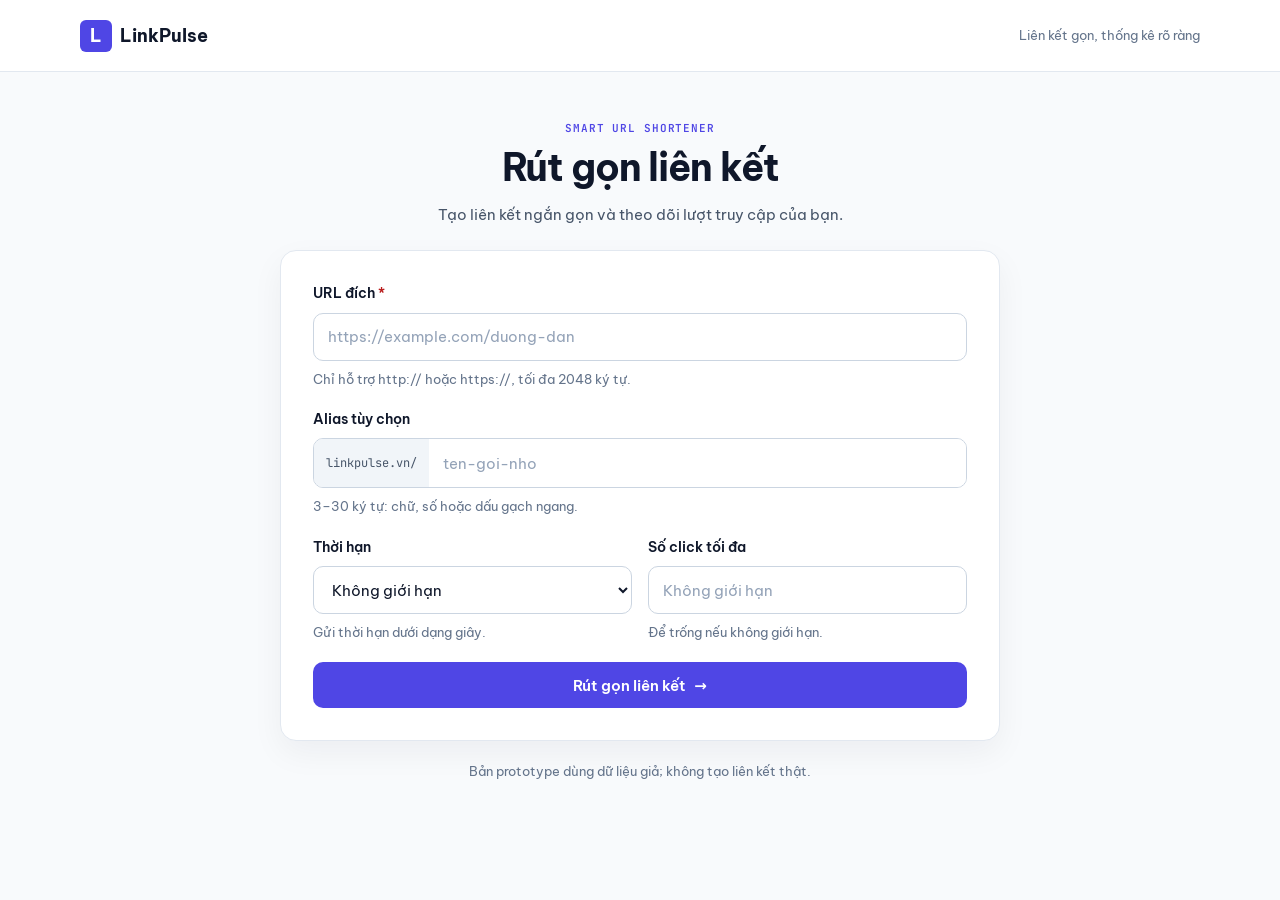
<file: frontend/prototype/index.html>
<!doctype html>
<html lang="vi">
  <head>
    <meta charset="utf-8">
    <meta name="viewport" content="width=device-width, initial-scale=1">
    <meta name="theme-color" content="#4F46E5">
    <title>LinkPulse — Rút gọn liên kết</title>
    <link rel="preconnect" href="https://fonts.googleapis.com">
    <link rel="preconnect" href="https://fonts.gstatic.com" crossorigin>
    <link href="https://fonts.googleapis.com/css2?family=Be+Vietnam+Pro:wght@400;500;600;700&family=JetBrains+Mono:wght@400;500;600&display=swap" rel="stylesheet">
    <link rel="stylesheet" href="./css/tokens.css">
    <link rel="stylesheet" href="./css/style.css">
    <!-- Prototype dùng script thường theo thứ tự để chạy trực tiếp qua static server. -->
    <script src="./js/config.js" defer></script>
    <script src="./js/mock.js" defer></script>
    <script src="./js/app.js" defer></script>
  </head>
  <body>
    <header class="site-header">
      <a class="brand" href="./index.html" aria-label="LinkPulse, trang chủ">
        <span class="brand-mark" aria-hidden="true">L</span>
        <span>LinkPulse</span>
      </a>
      <span class="header-note">Liên kết gọn, thống kê rõ ràng</span>
    </header>

    <main class="page-shell">
      <section class="intro" aria-labelledby="page-title">
        <p class="eyebrow">SMART URL SHORTENER</p>
        <h1 id="page-title">Rút gọn liên kết</h1>
        <p class="intro-copy">Tạo liên kết ngắn gọn và theo dõi lượt truy cập của bạn.</p>
      </section>

      <!-- Các vùng thông báo/kết quả được app.js cập nhật bằng textContent. -->
      <section class="card" aria-label="Tạo liên kết ngắn">
        <form id="shorten-form" novalidate>
          <div class="field">
            <label for="url">URL đích <span class="required-mark" aria-hidden="true">*</span></label>
            <input id="url" name="url" type="url" inputmode="url" autocomplete="url"
              placeholder="https://example.com/duong-dan" maxlength="2048" required
              aria-describedby="url-hint url-error">
            <p class="field-hint" id="url-hint">Chỉ hỗ trợ http:// hoặc https://, tối đa 2048 ký tự.</p>
            <p class="field-error" id="url-error" aria-live="polite"></p>
          </div>

          <div class="field">
            <label for="alias">Alias tùy chọn</label>
            <div class="alias-input">
              <span class="alias-prefix" aria-hidden="true">linkpulse.vn/</span>
              <input id="alias" name="alias" type="text" autocomplete="off"
                placeholder="ten-goi-nho" maxlength="30" aria-describedby="alias-hint alias-error">
            </div>
            <p class="field-hint" id="alias-hint">3–30 ký tự: chữ, số hoặc dấu gạch ngang.</p>
            <p class="field-error" id="alias-error" aria-live="polite"></p>
          </div>

          <div class="options-grid">
            <div class="field">
              <label for="expires-in">Thời hạn</label>
              <select id="expires-in" name="expires_in">
                <option value="">Không giới hạn</option>
                <option value="3600">1 giờ</option>
                <option value="86400">24 giờ</option>
                <option value="604800">7 ngày</option>
              </select>
              <p class="field-hint">Gửi thời hạn dưới dạng giây.</p>
            </div>
            <div class="field">
              <label for="max-clicks">Số click tối đa</label>
              <input id="max-clicks" name="max_clicks" type="number" min="1" step="1"
                inputmode="numeric" placeholder="Không giới hạn" aria-describedby="clicks-error">
              <p class="field-hint">Để trống nếu không giới hạn.</p>
              <p class="field-error" id="clicks-error" aria-live="polite"></p>
            </div>
          </div>

          <div id="form-message" class="message" role="status" aria-live="polite" hidden></div>
          <button id="retry-button" class="button button-secondary retry-button" type="button" hidden>Thử lại</button>
          <button id="submit-button" class="button button-primary" type="submit">
            <span>Rút gọn liên kết</span>
            <span aria-hidden="true">→</span>
          </button>
        </form>
      </section>

      <section id="result-card" class="card result-card" aria-labelledby="result-title" hidden>
        <div class="result-heading">
          <span class="success-icon" aria-hidden="true">✓</span>
          <div>
            <h2 id="result-title">Liên kết của bạn đã sẵn sàng</h2>
            <p id="result-note" class="field-hint"></p>
          </div>
        </div>
        <div class="result-row">
          <p id="short-url" class="short-url"></p>
          <button id="copy-button" class="button button-secondary" type="button">Sao chép</button>
        </div>
        <p id="copy-feedback" class="copy-feedback" aria-live="polite"></p>
      </section>
      <p class="demo-note">Bản prototype dùng dữ liệu giả; không tạo liên kết thật.</p>
    </main>
  </body>
</html>
</file>
<file: frontend/prototype/css/tokens.css>
/* Các giá trị này theo bộ nhận diện LinkPulse trong wireframe tuần 1. */
:root {
  --color-primary: #4F46E5;
  --color-primary-hover: #4338CA;
  --color-primary-subtle: #EEF2FF;
  --color-primary-border: #C7D2FE;
  --color-background: #F8FAFC;
  --color-surface: #FFFFFF;
  --color-subtle: #F1F5F9;
  --color-border: #E2E8F0;
  --color-border-strong: #CBD5E1;
  --color-text: #0F172A;
  --color-text-secondary: #475569;
  --color-text-muted: #64748B;
  --color-success: #10B981;
  --color-success-text: #047857;
  --color-success-subtle: #D1FAE5;
  --color-warning: #F59E0B;
  --color-warning-text: #B45309;
  --color-warning-subtle: #FEF3C7;
  --color-danger: #EF4444;
  --color-danger-text: #B91C1C;
  --color-danger-subtle: #FEE2E2;
  --color-info: #0EA5E9;
  --color-info-text: #0369A1;
  --color-info-subtle: #E0F2FE;
  --chart-indigo: #6366F1;
  --chart-green: #10B981;
  --chart-amber: #F59E0B;
  --chart-pink: #EC4899;
  --chart-sky: #0EA5E9;
  --radius-small: 6px;
  --radius-medium: 10px;
  --radius-large: 16px;
  --radius-extra-large: 24px;
  --space-1: 4px;
  --space-2: 8px;
  --space-3: 12px;
  --space-4: 16px;
  --space-5: 20px;
  --space-6: 24px;
  --space-8: 32px;
  --space-12: 48px;
  --font-ui: "Be Vietnam Pro", system-ui, -apple-system, "Segoe UI", sans-serif;
  --font-mono: "JetBrains Mono", ui-monospace, SFMono-Regular, Consolas, monospace;
}
</file>
<file: frontend/prototype/css/style.css>
/* Giao diện prototype tuần 1, tách biệt với stylesheet của frontend nhiều trang. */
* {
  box-sizing: border-box;
}

body {
  min-width: 320px;
  margin: 0;
  background: var(--color-background);
  color: var(--color-text);
  font-family: var(--font-ui);
  font-size: 15px;
  line-height: 1.55;
}

.site-header {
  display: flex;
  min-height: 72px;
  align-items: center;
  justify-content: space-between;
  gap: var(--space-4);
  padding: var(--space-4) max(var(--space-6), calc((100vw - 1120px) / 2));
  background: var(--color-surface);
  border-bottom: 1px solid var(--color-border);
}

.brand {
  display: inline-flex;
  align-items: center;
  gap: var(--space-2);
  color: var(--color-text);
  font-size: 18px;
  font-weight: 700;
  text-decoration: none;
}

.brand-mark {
  display: grid;
  width: 32px;
  height: 32px;
  place-items: center;
  border-radius: var(--radius-small);
  background: var(--color-primary);
  color: white;
}

.header-note,
.field-hint,
.demo-note {
  color: var(--color-text-muted);
  font-size: 13px;
}

.page-shell {
  width: min(100% - 32px, 720px);
  margin: var(--space-12) auto;
}

.intro {
  margin-bottom: var(--space-6);
  text-align: center;
}

.eyebrow {
  margin: 0 0 var(--space-2);
  color: var(--color-primary);
  font-family: var(--font-mono);
  font-size: 11px;
  font-weight: 600;
  letter-spacing: 0.08em;
}

h1 {
  margin: 0;
  font-size: clamp(28px, 6vw, 38px);
  line-height: 1.2;
  letter-spacing: -0.03em;
}

.intro-copy {
  margin: var(--space-3) 0 0;
  color: var(--color-text-secondary);
}

.card {
  padding: clamp(20px, 5vw, 32px);
  border: 1px solid var(--color-border);
  border-radius: var(--radius-large);
  background: var(--color-surface);
  box-shadow: 0 12px 32px rgb(15 23 42 / 5%);
}

.field {
  min-width: 0;
  margin-bottom: var(--space-5);
}

label {
  display: block;
  margin-bottom: var(--space-2);
  font-size: 14px;
  font-weight: 600;
}

.required-mark {
  color: var(--color-danger-text);
}

input,
select {
  width: 100%;
  min-height: 48px;
  padding: 11px 14px;
  border: 1px solid var(--color-border-strong);
  border-radius: var(--radius-medium);
  background: white;
  color: var(--color-text);
  font: inherit;
}

input::placeholder {
  color: #94A3B8;
}

input:focus-visible,
select:focus-visible,
button:focus-visible,
a:focus-visible {
  outline: 3px solid var(--color-primary-border);
  outline-offset: 2px;
}

input[aria-invalid="true"] {
  border-color: var(--color-danger);
}

.alias-input {
  display: flex;
  min-width: 0;
  overflow: hidden;
  border: 1px solid var(--color-border-strong);
  border-radius: var(--radius-medium);
}

.alias-prefix {
  display: flex;
  flex: 0 0 auto;
  align-items: center;
  padding: 0 12px;
  background: var(--color-subtle);
  color: var(--color-text-secondary);
  font-family: var(--font-mono);
  font-size: 12px;
}

.alias-input input {
  min-width: 0;
  border: 0;
  border-radius: 0;
}

.field-hint,
.field-error {
  margin: var(--space-2) 0 0;
}

.field-error {
  min-height: 0;
  color: var(--color-danger-text);
  font-size: 13px;
}

.field-error:empty {
  display: none;
}

.options-grid {
  display: grid;
  grid-template-columns: repeat(2, minmax(0, 1fr));
  gap: var(--space-4);
}

.button {
  display: inline-flex;
  min-height: 46px;
  align-items: center;
  justify-content: center;
  gap: var(--space-2);
  padding: 0 var(--space-5);
  border: 1px solid transparent;
  border-radius: var(--radius-medium);
  font: inherit;
  font-weight: 600;
  cursor: pointer;
}

.button:disabled {
  cursor: not-allowed;
  opacity: 0.66;
}

.button-primary {
  width: 100%;
  background: var(--color-primary);
  color: white;
}

.button-primary:hover:not(:disabled) {
  background: var(--color-primary-hover);
}

.button-secondary {
  flex: 0 0 auto;
  border-color: var(--color-border);
  background: white;
  color: var(--color-primary);
}

.button-secondary:hover {
  background: var(--color-primary-subtle);
}

.message {
  margin-bottom: var(--space-4);
  padding: var(--space-3) var(--space-4);
  border: 1px solid transparent;
  border-radius: var(--radius-medium);
  font-size: 14px;
}

.message[hidden],
.result-card[hidden] {
  display: none;
}

.message[data-tone="danger"] {
  border-color: #FECACA;
  background: var(--color-danger-subtle);
  color: var(--color-danger-text);
}

.message[data-tone="warning"] {
  border-color: #FDE68A;
  background: var(--color-warning-subtle);
  color: var(--color-warning-text);
}

.retry-button {
  margin-bottom: var(--space-4);
}

.retry-button[hidden] {
  display: none;
}

.result-card {
  margin-top: var(--space-5);
}

.result-heading {
  display: flex;
  align-items: flex-start;
  gap: var(--space-3);
}

.success-icon {
  display: grid;
  width: 30px;
  height: 30px;
  flex: 0 0 auto;
  place-items: center;
  border-radius: 50%;
  background: var(--color-success-subtle);
  color: var(--color-success-text);
  font-weight: 700;
}

h2 {
  margin: 0;
  font-size: 17px;
}

.result-heading .field-hint {
  margin-top: var(--space-1);
}

.result-row {
  display: flex;
  align-items: center;
  justify-content: space-between;
  gap: var(--space-3);
  margin-top: var(--space-5);
  padding: var(--space-3);
  border: 1px solid var(--color-primary-border);
  border-radius: var(--radius-medium);
  background: var(--color-primary-subtle);
}

.short-url {
  overflow-wrap: anywhere;
  margin: 0;
  color: var(--color-primary-hover);
  font-family: var(--font-mono);
  font-size: 14px;
}

.copy-feedback {
  min-height: 20px;
  margin: var(--space-2) 0 0;
  color: var(--color-success-text);
  font-size: 13px;
}

.demo-note {
  margin: var(--space-5) 0 0;
  text-align: center;
}

@media (max-width: 520px) {
  .site-header {
    min-height: 64px;
    padding: var(--space-3) var(--space-4);
  }

  .header-note {
    max-width: 150px;
    text-align: right;
  }

  .page-shell {
    margin: var(--space-8) auto;
  }

  .options-grid {
    grid-template-columns: 1fr;
    gap: 0;
  }

  .result-row {
    align-items: stretch;
    flex-direction: column;
  }
}
</file>
